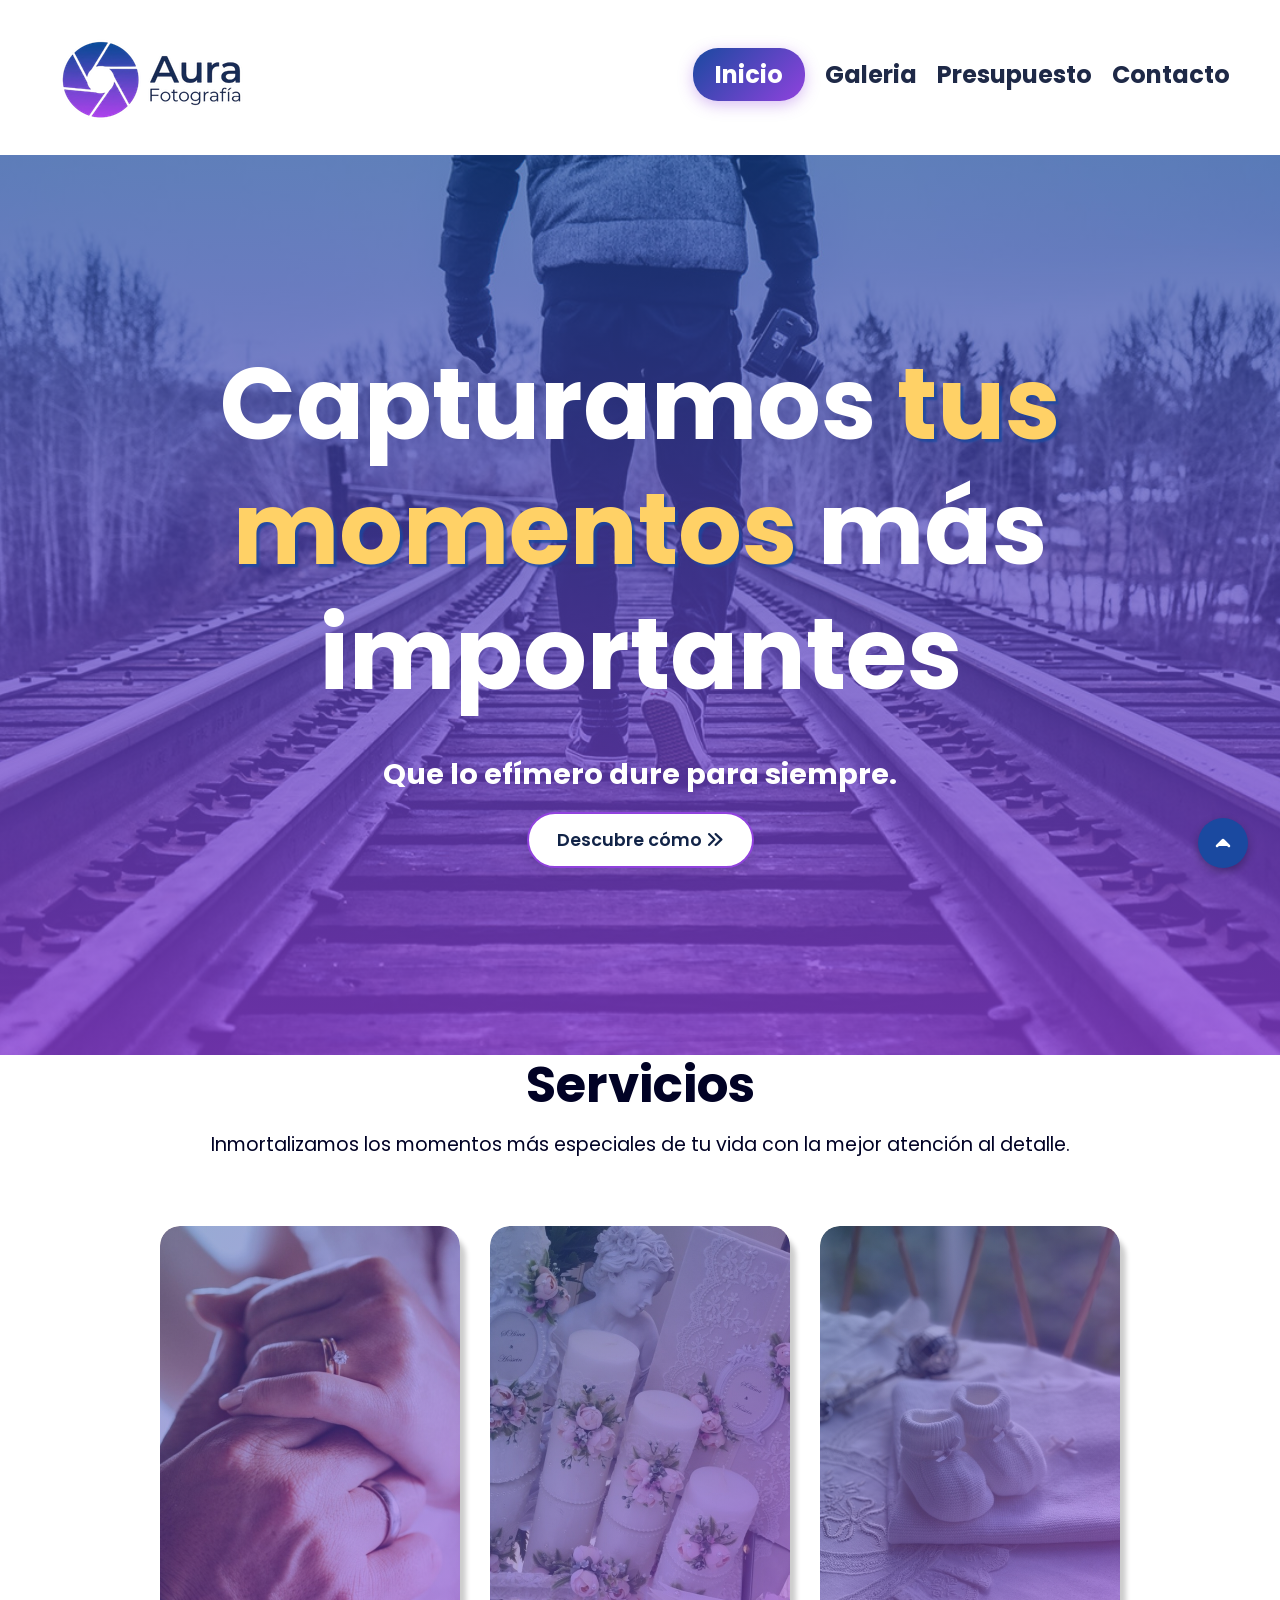
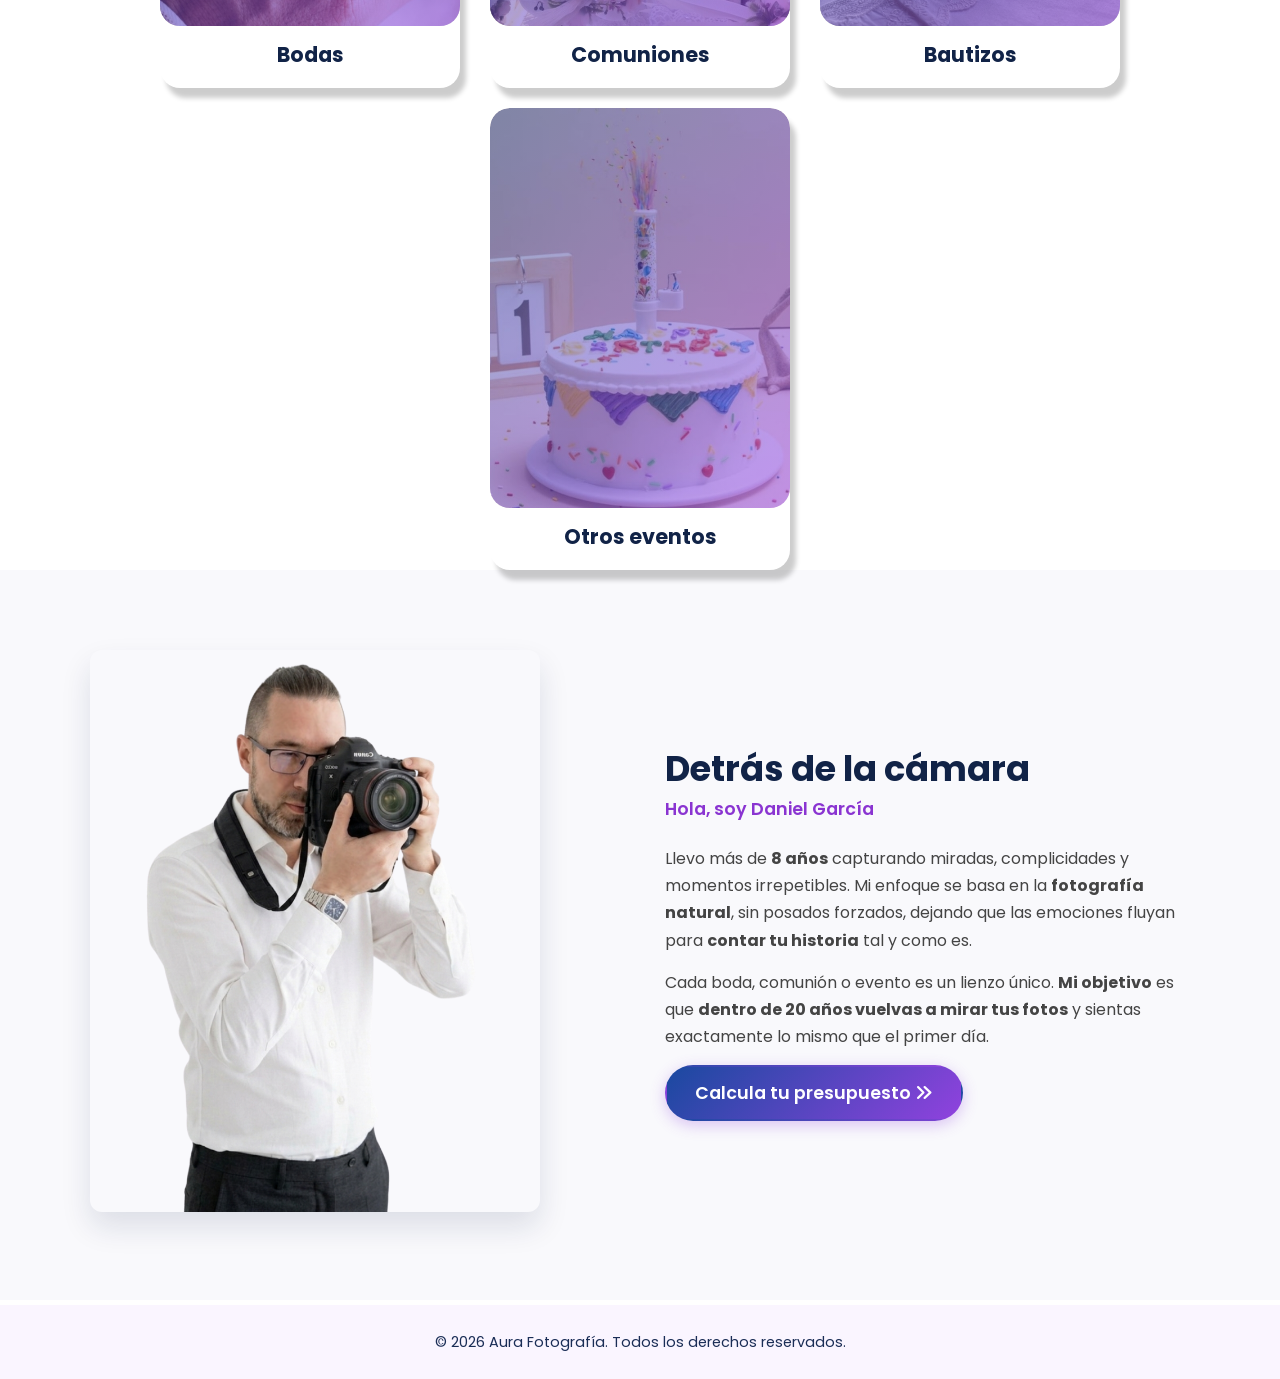
<file: index.html>
<!DOCTYPE html>
<html lang="es">
    <head>
        <meta charset="UTF-8">
        <meta name="viewport" content="width=device-width, initial-scale=1.0">
        <link rel="icon" type="image/png" href="assets/img/favicon.png">
        <title>Aura Fotografía</title>
        <meta name="author" content="Daniel García">
        <meta name="description" content="Empresa de fotografia, con 8 años en el sector, capturando los momentos mas personales de miles de personas ">
        <link rel="stylesheet" href="css/style.css?v=1.2">
        <link rel="preconnect" href="https://fonts.googleapis.com">
        <link rel="preconnect" href="https://fonts.gstatic.com" crossorigin>
        <!-- Tipografia para la web y uso de Font Awesome CDN para los iconos -->
        <link href="https://fonts.googleapis.com/css2?family=Poppins:wght@300;400;600;700&display=swap" rel="stylesheet">
        <link rel="stylesheet" href="https://cdnjs.cloudflare.com/ajax/libs/font-awesome/6.5.1/css/all.min.css">
    </head>
    <body>
        <div class="container">
            <!-- Cabecera de la web -->
            <header id="inicio">
                <img class="logo" src="assets/img/Logo_Aura_Fotografia_220.png" alt="logo de Aura Fotografía">
                <nav>
                    <ul>
                        <li><a href="#" class="activo">Inicio</a></li>
                        <li><a href="views/galeria.html">Galeria</a></li>
                        <li><a href="views/presupuesto.html">Presupuesto</a></li>
                        <li><a href="views/contacto.html">Contacto</a></li>
                    </ul>
                </nav>
            </header>

            <!-- Boton para subir arriba de la web-->
            <a href="#" class="boton-subir" aria-label="Volver arriba">
                <svg xmlns="http://www.w3.org/2000/svg" viewBox="0 0 24 24" fill="none" stroke="currentColor" stroke-width="2.5" stroke-linecap="round" stroke-linejoin="round" class="icono-flecha">
                    <polyline points="18 15 12 9 6 15"></polyline>
                </svg>
            </a>

            <!-- Contenido principal -->
            <main>
                <section class="hero">
                    <h1>Capturamos <span class="destacado">tus momentos</span> más importantes</h1>
                    <h2>Que lo efímero dure para siempre.</h2>
                    <!-- Botón a Contacto-->
                    <a href="views/contacto.html" class="btn-aura-invertido" aria-label="Descubre cómo contactar con nosotros">
                        Descubre cómo <i class="fa-solid fa-angles-right"></i>
                    </a>
                </section>

                <section class="servicios">
                    <h2>Servicios</h2>
                    <p>Inmortalizamos los momentos más especiales de tu vida con la mejor atención al detalle.</p>
                    
                    <div class="tarjetas">
                        <!-- Servicio: Bodas -->
                        <a href="views/galeria.html#bodas" class="tarjeta-link">
                            <article class="tarjeta">
                                <div class="tarjeta-img-wrapper">
                                    <img src="assets/img/bodas.jpg" alt="Fotografía de Bodas">
                                </div>
                                <h3 class="titlecard">Bodas</h3>
                            </article>
                        </a>

                        <!-- Servicio: Comuniones -->
                        <a href="views/galeria.html#comuniones" class="tarjeta-link">
                            <article class="tarjeta">
                                <div class="tarjeta-img-wrapper">
                                    <img src="assets/img/comunion.jpg" alt="Fotografía de Comuniones">
                                </div>
                                <h3 class="titlecard">Comuniones</h3>
                            </article>
                        </a>

                        <!-- Servicio: Bautizos -->
                        <a href="views/galeria.html#bautizos" class="tarjeta-link">
                            <article class="tarjeta">
                                <div class="tarjeta-img-wrapper">
                                    <img src="assets/img/bautizos.jpg" alt="Fotografía de Bautizos">
                                </div>
                                <h3 class="titlecard">Bautizos</h3>
                            </article>
                        </a>
                        
                        <!-- Servicio: Otros eventos -->
                        <a href="views/galeria.html#otros-eventos" class="tarjeta-link">
                            <article class="tarjeta">
                                <div class="tarjeta-img-wrapper">
                                    <img src="assets/img/cumpleaños.jpg" alt="Fotografía de Cumpleaños">
                                </div>
                                <h3 class="titlecard">Otros eventos</h3>
                            </article>
                        </a>
                    </div>
                </section>

                <section class="sobre-mi">
                    <div class="sobre-mi-container">
                        <!-- Foto del fotógrafo -->
                        <div class="sobre-mi-img">
                            <img src="assets/img/Fotografo.png" alt="Fotógrafo profesional de Aura Fotografía">
                        </div>

                        <!-- Texto + botón a Presupuesto -->
                        <div class="sobre-mi-contenido">
                            <h2>Detrás de la cámara</h2>
                            <p class="subtitulo">Hola, soy Daniel García</p>
                            <p>
                                Llevo más de <strong>8 años</strong> capturando miradas, complicidades y momentos irrepetibles. Mi enfoque se basa en la <strong>fotografía natural</strong>, sin posados forzados, dejando que las emociones fluyan para <strong>contar tu historia</strong> tal y como es.
                            </p>
                            <p>
                                Cada boda, comunión o evento es un lienzo único. <strong>Mi objetivo</strong> es que <strong>dentro de 20 años vuelvas a mirar tus fotos</strong> y sientas exactamente lo mismo que el primer día.
                            </p>
                            
                            <!-- Botón a Presupuesto -->
                            <a href="views/presupuesto.html" class="btn-aura">
                                Calcula tu presupuesto <i class="fa-solid fa-angles-right"></i>
                            </a>
                        </div>
                    </div>
                </section>
            </main>

            <!-- Pie de la web-->
            <div class="footer-copyright">
                <p>&copy; 2026 Aura Fotografía. Todos los derechos reservados.</p>
            </div>
        </div>
    </body>
</html>
</file>
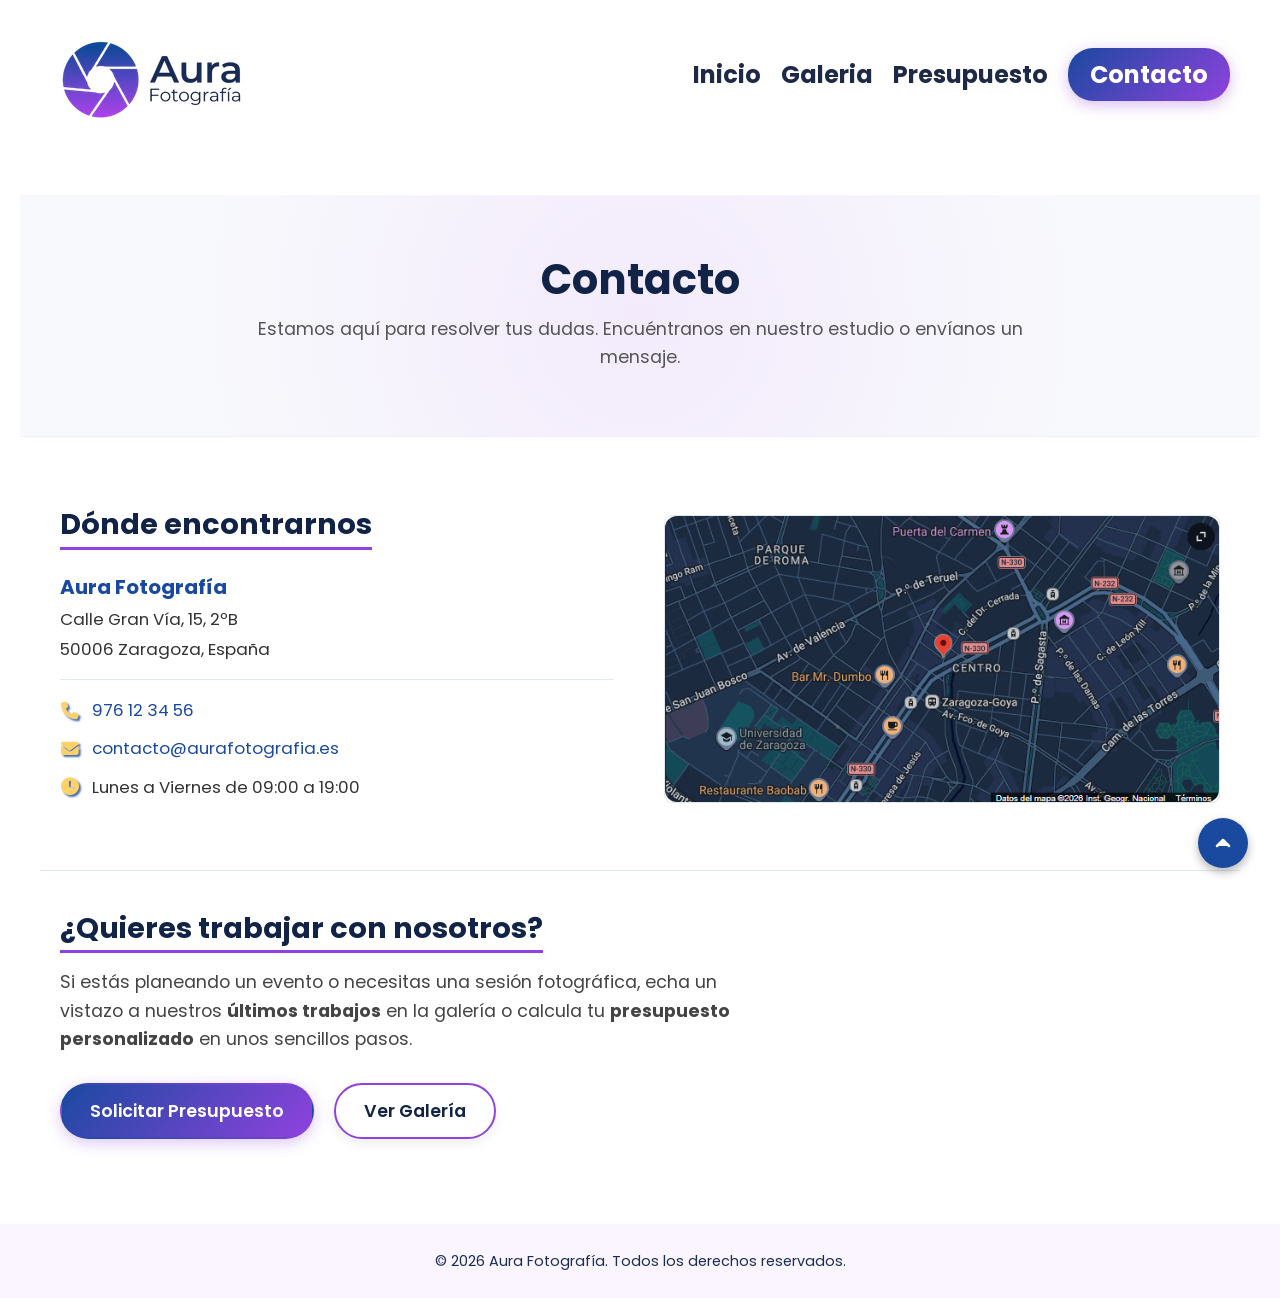
<file: views/contacto.html>
<!DOCTYPE html>
<html lang="es">
    <head>
        <meta charset="UTF-8">
        <meta name="viewport" content="width=device-width, initial-scale=1.0">
        <link rel="icon" type="image/png" href="../assets/img/favicon.png">
        <title>Aura Fotografía</title>
        <meta name="author" content="Daniel García">
        <meta name="description" content="Empresa de fotografia, con 8 años en el sector, capturando los momentos mas personales de miles de personas ">
        <link rel="stylesheet" href="../css/style.css?v=1.2">
        <link rel="preconnect" href="https://fonts.googleapis.com">
        <link rel="preconnect" href="https://fonts.gstatic.com" crossorigin>
        <!-- Tipografia para la web y uso de Font Awesome CDN para los iconos -->
        <link href="https://fonts.googleapis.com/css2?family=Poppins:wght@300;400;600;700&display=swap" rel="stylesheet">
        <link rel="stylesheet" href="https://cdnjs.cloudflare.com/ajax/libs/font-awesome/6.5.1/css/all.min.css">
    </head>
    <body>
        <div class="container">
            <!-- Cabecera de la web -->
            <header id="inicio">
                <img class="logo" src="../assets/img/Logo_Aura_Fotografia_220.png" alt="logo de Aura Fotografía">
                <nav>
                    <ul>
                        <li><a href="../index.html">Inicio</a></li>
                        <li><a href="galeria.html">Galeria</a></li>
                        <li><a href="presupuesto.html">Presupuesto</a></li>
                        <li><a href="#" class="activo">Contacto</a></li>
                    </ul>
                </nav>
            </header>

            <!-- Boton para subir arriba de la web-->
            <a href="#" class="boton-subir" aria-label="Volver arriba">
                <svg xmlns="http://www.w3.org/2000/svg" viewBox="0 0 24 24" fill="none" stroke="currentColor" stroke-width="2.5" stroke-linecap="round" stroke-linejoin="round" class="icono-flecha">
                    <polyline points="18 15 12 9 6 15"></polyline>
                </svg>
            </a>

            <!-- Contenido principal -->
            <main class="contacto-main">
                <!-- Hero secundarios -->
                <section class="hero-secundario">
                    <div class="hero-secundario-content">
                        <h1>Contacto</h1>
                        <p>Estamos aquí para resolver tus dudas. Encuéntranos en nuestro estudio o envíanos un mensaje.</p>
                    </div>
                </section>

                <!-- Datos de ubicación y mapa -->
                <section class="ubicacion-seccion" id="contacto">
                    <h2>Dónde encontrarnos</h2>
                    <div class="ubicacion-grid">
                        
                        <div class="ubicacion-datos">
                            <h3 class="empresa-nombre">Aura Fotografía</h3>
                            <p>Calle Gran Vía, 15, 2ºB</p>
                            <p>50006 Zaragoza, España</p>
                            
                            <hr class="separador-info">
                            
                            <p class="info-item">
                                <i class="fa-solid fa-phone icono-contacto"></i> 
                                <a href="tel:976123456">976 12 34 56</a>
                            </p>
                            <p class="info-item">
                                <i class="fa-solid fa-envelope icono-contacto"></i> 
                                <a href="mailto:contacto@aurafotografia.es">contacto@aurafotografia.es</a>
                            </p>
                            <p class="info-item">
                                <i class="fa-solid fa-clock icono-contacto"></i> 
                                Lunes a Viernes de 09:00 a 19:00
                            </p>
                        </div>

                        <div class="mapa-contenedor">
                            <a href="#lightbox-mapa">
                                <img src="../assets/img/mapaAuraFotografia.png" alt="Mapa de localización del estudio Aura Fotografía en Calle Gran Vía 15, Zaragoza" title="Localización de Aura Fotografía">
                            </a>
                        </div>

                    </div>
                </section>

                <!-- Botones de pedir presupuesto y a la galeria -->
                <section class="contacto-cta-seccion">
                    <h2>¿Quieres trabajar con nosotros?</h2>
                    <p>Si estás planeando un evento o necesitas una sesión fotográfica, echa un vistazo a nuestros <strong>últimos trabajos</strong> en la galería o calcula tu <strong>presupuesto personalizado</strong> en unos sencillos pasos.</p>
                    
                    <div class="cta-acciones">
                        <a href="presupuesto.html" class="btn-aura" title="Ir a la página para pedir presupuesto">Solicitar Presupuesto</a>
                        <a href="galeria.html" class="btn-aura-invertido" title="Ver la galería de trabajos">Ver Galería</a>
                    </div>
                </section>
            </main>

            <!-- Pie de la web-->
            <div class="footer-copyright">
                <p>&copy; 2026 Aura Fotografía. Todos los derechos reservados.</p>
            </div>

            <!-- Lightbox / Popup del Mapa -->
            <div id="lightbox-mapa" class="lightbox">
                <!-- Enlace transparente para cerrar al pulsar fuera o en la 'X' -->
                <a href="#contacto" class="lightbox-cerrar-bg" aria-label="Cerrar imagen"></a>
                
                <div class="lightbox-contenido">
                    <a href="#contacto" class="btn-cerrar" aria-label="Cerrar imagen">&times;</a>
                    <img src="../assets/img/mapaAuraFotografia.png" 
                        alt="Mapa de localización del estudio Aura Fotografía en Calle Gran Vía 15, Zaragoza">
                </div>
            </div>
        </div>
    </body>
</html>
</file>
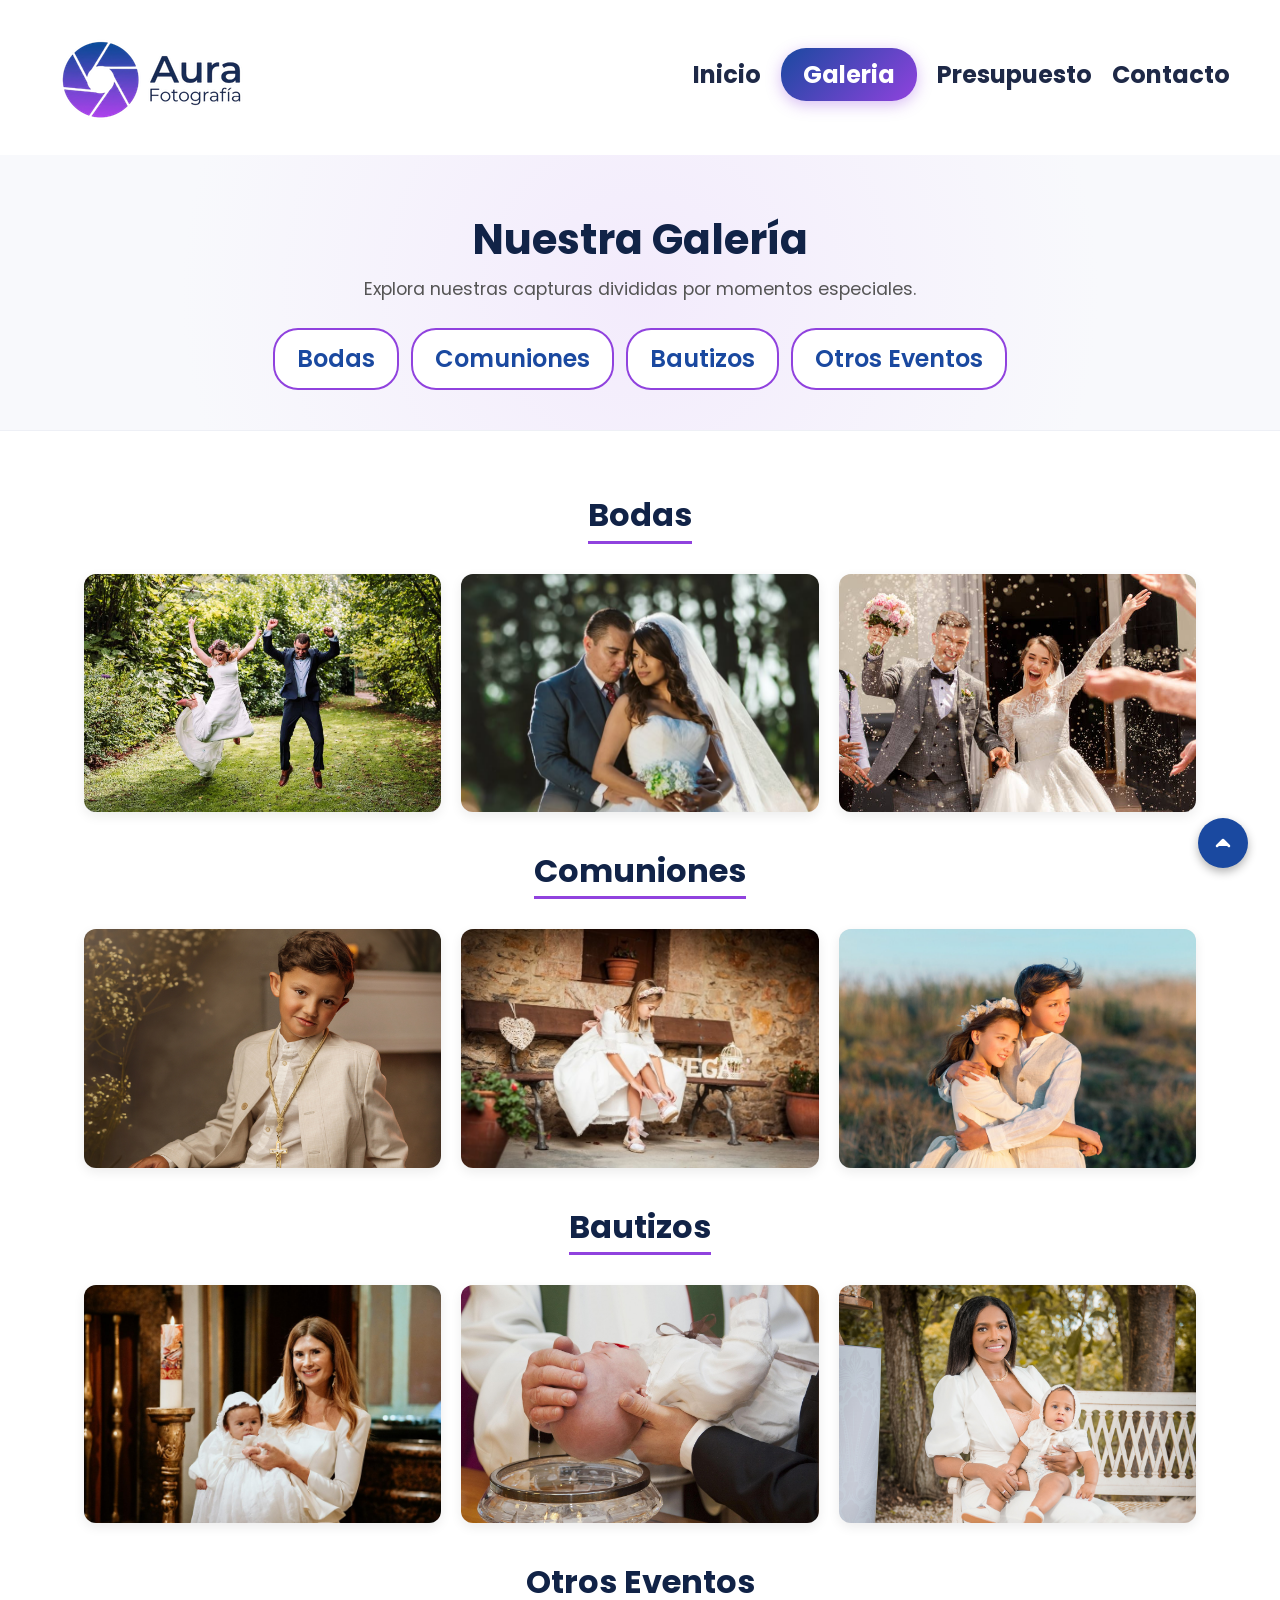
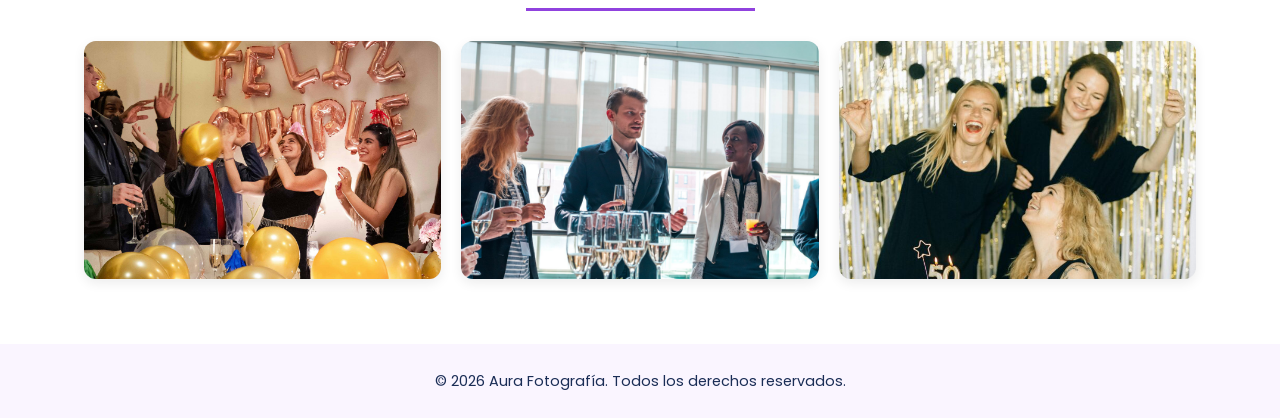
<file: views/galeria.html>
<!DOCTYPE html>
<html lang="es">
    <head>
        <meta charset="UTF-8">
        <meta name="viewport" content="width=device-width, initial-scale=1.0">
        <link rel="icon" type="image/png" href="../assets/img/favicon.png">
        <title>Aura Fotografía</title>
        <meta name="author" content="Daniel García">
        <meta name="description" content="Empresa de fotografia, con 8 años en el sector, capturando los momentos mas personales de miles de personas ">
        <link rel="stylesheet" href="../css/style.css?v=1.2">
        <link rel="preconnect" href="https://fonts.googleapis.com">
        <link rel="preconnect" href="https://fonts.gstatic.com" crossorigin>
        <!-- Tipografia para la web y uso de Font Awesome CDN para los iconos -->
        <link href="https://fonts.googleapis.com/css2?family=Poppins:wght@300;400;600;700&display=swap" rel="stylesheet">
        <link rel="stylesheet" href="https://cdnjs.cloudflare.com/ajax/libs/font-awesome/6.5.1/css/all.min.css">
    </head>
    <body>
        <div class="container">
            <!-- Cabecera de la web -->
            <header id="inicio">
                <img class="logo" src="../assets/img/Logo_Aura_Fotografia_220.png" alt="logo de Aura Fotografía">
                <nav>
                    <ul>
                        <li><a href="../index.html">Inicio</a></li>
                        <li><a href="#" class="activo">Galeria</a></li>
                        <li><a href="presupuesto.html">Presupuesto</a></li>
                        <li><a href="contacto.html">Contacto</a></li>
                    </ul>
                </nav>
            </header>

            <!-- Boton para subir arriba de la web-->
            <a href="#" class="boton-subir" aria-label="Volver arriba">
                <svg xmlns="http://www.w3.org/2000/svg" viewBox="0 0 24 24" fill="none" stroke="currentColor" stroke-width="2.5" stroke-linecap="round" stroke-linejoin="round" class="icono-flecha">
                    <polyline points="18 15 12 9 6 15"></polyline>
                </svg>
            </a>

            <!-- Hero secundario -->
            <section class="hero-secundario">
                <div class="hero-secundario-content">
                    <h1>Nuestra Galería</h1>
                    <p>Explora nuestras capturas divididas por momentos especiales.</p>
                    
                    <!-- Filtros / Accesos directos centrados -->
                    <nav class="galeria-nav">
                        <a href="#bodas" class="btn-filtro">Bodas</a>
                        <a href="#comuniones" class="btn-filtro">Comuniones</a>
                        <a href="#bautizos" class="btn-filtro">Bautizos</a>
                        <a href="#otros-eventos" class="btn-filtro">Otros Eventos</a>
                    </nav>
                </div>
            </section>

            <!-- Contenido principal -->
            <main class="galeria-container">

                <!-- Sección BODAS -->
                <section id="bodas" class="galeria-seccion">
                    <h2>Bodas</h2>
                    <div class="grid-fotos">
                        <div class="foto-item">
                            <!-- Enlace al modal -->
                            <a href="#lightbox-boda1">
                                <img src="../assets/img/galeria/boda_mariajorge.jpeg" alt="Boda de Maria y Jorge">
                            </a>
                        </div>
                        <div class="foto-item">
                            <!-- Enlace al modal -->
                            <a href="#lightbox-boda2">
                                <img src="../assets/img/galeria/boda_luismarta.jpg" alt="Boda de Luis y Marta" class="fotovertical">
                            </a>
                        </div>
                        <div class="foto-item">
                            <!-- Enlace al modal -->
                            <a href="#lightbox-boda3">
                                <img src="../assets/img/galeria/boda_damiansoraya.jpg" alt="Boda de Damian y Soraya">
                            </a>
                        </div>
                    </div>
                </section>

                <!-- Sección COMUNIONES -->
                <section id="comuniones" class="galeria-seccion">
                    <h2>Comuniones</h2>
                    <div class="grid-fotos">
                        <div class="foto-item">
                            <!-- Enlace al modal -->
                            <a href="#lightbox-comunion1">
                                <img src="../assets/img/galeria/comunion_fabian.jpg" alt="Comunión de Fabian" class="fotovertical">
                            </a>
                        </div>
                        <div class="foto-item">
                            <!-- Enlace al modal -->
                            <a href="#lightbox-comunion2">
                                <img src="../assets/img/galeria/comunion_vega.jpg" alt="Comunión de Vega">
                            </a>
                        </div>
                        <div class="foto-item">
                            <!-- Enlace al modal -->
                            <a href="#lightbox-comunion3">
                                <img src="../assets/img/galeria/comunion_lauracarlos.jpg" alt="Comunión de Laura y Carlos">
                            </a>
                        </div>
                    </div>
                </section>

                <!-- Sección BAUTIZOS -->
                <section id="bautizos" class="galeria-seccion">
                    <h2>Bautizos</h2>
                    <div class="grid-fotos">
                        <div class="foto-item">
                            <!-- Enlace al modal -->
                            <a href="#lightbox-bautizo1">
                                <img src="../assets/img/galeria/bautizo_ana.jpg" alt="Bautizo de Ana">
                            </a>
                        </div>
                        <div class="foto-item">
                            <!-- Enlace al modal -->
                            <a href="#lightbox-bautizo2">
                                <img src="../assets/img/galeria/bautizo_elena.jpg" alt="Bautizo de Elena">
                            </a>
                        </div>
                        <div class="foto-item">
                            <!-- Enlace al modal -->
                            <a href="#lightbox-bautizo3">
                                <img src="../assets/img/galeria/bautizo_brian.jpg" alt="Bautizo de Brian" class="fotovertical">
                            </a>
                        </div>
                    </div>
                </section>

                <!-- Sección OTROS EVENTOS -->
                <section id="otros-eventos" class="galeria-seccion">
                    <h2>Otros Eventos</h2>
                    <div class="grid-fotos">
                        <div class="foto-item">
                            <!-- Enlace al modal -->
                            <a href="#lightbox-evento1">
                                <img src="../assets/img/galeria/cumpleaños_maria.jpg" alt="Cumpleaños de Maria">
                            </a>
                        </div>
                        <div class="foto-item">
                            <!-- Enlace al modal -->
                            <a href="#lightbox-evento2">
                                <img src="../assets/img/galeria/evento-corporativo.jpg" alt="Evento de empresa">
                            </a>
                        </div>
                        <div class="foto-item">
                            <!-- Enlace al modal -->
                            <a href="#lightbox-evento3">
                                <img src="../assets/img/galeria/50años.jpg" alt="Celebración 50 años"  class="fotovertical">
                            </a>
                        </div>
                    </div>
                </section>

            </main>
            <!-- Pie de la web-->
            <div class="footer-copyright">
                <p>&copy; 2026 Aura Fotografía. Todos los derechos reservados.</p>
            </div>
        </div>

        <!-- Lightbox / Popup de las imagenes-->
        <div id="lightbox-boda1" class="lightbox">
            <!-- Enlace transparente para cerrar al pulsar fuera o en la 'X' -->
            <a href="#bodas" class="lightbox-cerrar-bg" aria-label="Cerrar imagen"></a>
            
            <div class="lightbox-contenido">
                <a href="#bodas" class="btn-cerrar" aria-label="Cerrar imagen">&times;</a>
                <img src="../assets/img/galeria/boda_mariajorge.jpeg" alt="Boda de Maria y Jorge">
            </div>
        </div>

        <div id="lightbox-boda2" class="lightbox">
            <!-- Enlace transparente para cerrar al pulsar fuera o en la 'X' -->
            <a href="#bodas" class="lightbox-cerrar-bg" aria-label="Cerrar imagen"></a>
            
            <div class="lightbox-contenido">
                <a href="#bodas" class="btn-cerrar" aria-label="Cerrar imagen">&times;</a>
                <img src="../assets/img/galeria/boda_luismarta.jpg" alt="Boda de Luis y Marta">
            </div>
        </div>

        <div id="lightbox-boda3" class="lightbox">
            <!-- Enlace transparente para cerrar al pulsar fuera o en la 'X' -->
            <a href="#bodas" class="lightbox-cerrar-bg" aria-label="Cerrar imagen"></a>
            
            <div class="lightbox-contenido">
                <a href="#bodas" class="btn-cerrar" aria-label="Cerrar imagen">&times;</a>
                <img src="../assets/img/galeria/boda_damiansoraya.jpg" alt="Boda de Damian y Soraya">
            </div>
        </div>

        <div id="lightbox-comunion1" class="lightbox">
            <!-- Enlace transparente para cerrar al pulsar fuera o en la 'X' -->
            <a href="#comuniones" class="lightbox-cerrar-bg" aria-label="Cerrar imagen"></a>
            
            <div class="lightbox-contenido">
                <a href="#comuniones" class="btn-cerrar" aria-label="Cerrar imagen">&times;</a>
                <img src="../assets/img/galeria/comunion_fabian.jpg" alt="Comunión de Fabian">
            </div>
        </div>

        <div id="lightbox-comunion2" class="lightbox">
            <!-- Enlace transparente para cerrar al pulsar fuera o en la 'X' -->
            <a href="#comuniones" class="lightbox-cerrar-bg" aria-label="Cerrar imagen"></a>
            
            <div class="lightbox-contenido">
                <a href="#comuniones" class="btn-cerrar" aria-label="Cerrar imagen">&times;</a>
                <img src="../assets/img/galeria/comunion_vega.jpg" alt="Comunión de Vega">
            </div>
        </div>

        <div id="lightbox-comunion3" class="lightbox">
            <!-- Enlace transparente para cerrar al pulsar fuera o en la 'X' -->
            <a href="#comuniones" class="lightbox-cerrar-bg" aria-label="Cerrar imagen"></a>
            
            <div class="lightbox-contenido">
                <a href="#comuniones" class="btn-cerrar" aria-label="Cerrar imagen">&times;</a>
                <img src="../assets/img/galeria/comunion_lauracarlos.jpg" alt="Comunión de Laura y Carlos">
            </div>
        </div>

        <div id="lightbox-bautizo1" class="lightbox">
            <!-- Enlace transparente para cerrar al pulsar fuera o en la 'X' -->
            <a href="#bautizos" class="lightbox-cerrar-bg" aria-label="Cerrar imagen"></a>
            
            <div class="lightbox-contenido">
                <a href="#bautizos" class="btn-cerrar" aria-label="Cerrar imagen">&times;</a>
                <img src="../assets/img/galeria/bautizo_ana.jpg" alt="Bautizo de Ana">
            </div>
        </div>

        <div id="lightbox-bautizo2" class="lightbox">
            <!-- Enlace transparente para cerrar al pulsar fuera o en la 'X' -->
            <a href="#bautizos" class="lightbox-cerrar-bg" aria-label="Cerrar imagen"></a>
            
            <div class="lightbox-contenido">
                <a href="#bautizos" class="btn-cerrar" aria-label="Cerrar imagen">&times;</a>
                <img src="../assets/img/galeria/bautizo_elena.jpg" alt="Bautizo de Elena">
            </div>
        </div>

        <div id="lightbox-bautizo3" class="lightbox">
            <!-- Enlace transparente para cerrar al pulsar fuera o en la 'X' -->
            <a href="#bautizos" class="lightbox-cerrar-bg" aria-label="Cerrar imagen"></a>
            
            <div class="lightbox-contenido">
                <a href="#bautizos" class="btn-cerrar" aria-label="Cerrar imagen">&times;</a>
                <img src="../assets/img/galeria/bautizo_brian.jpg" alt="Bautizo de Brian">
            </div>
        </div>

        <div id="lightbox-evento1" class="lightbox">
            <!-- Enlace transparente para cerrar al pulsar fuera o en la 'X' -->
            <a href="#otros-eventos" class="lightbox-cerrar-bg" aria-label="Cerrar imagen"></a>
            
            <div class="lightbox-contenido">
                <a href="#otros-eventos" class="btn-cerrar" aria-label="Cerrar imagen">&times;</a>
                <img src="../assets/img/galeria/cumpleaños_maria.jpg" alt="Cumpleaños de Maria">
            </div>
        </div>

        <div id="lightbox-evento2" class="lightbox">
            <!-- Enlace transparente para cerrar al pulsar fuera o en la 'X' -->
            <a href="#otros-eventos" class="lightbox-cerrar-bg" aria-label="Cerrar imagen"></a>
            
            <div class="lightbox-contenido">
                <a href="#otros-eventos" class="btn-cerrar" aria-label="Cerrar imagen">&times;</a>
                <img src="../assets/img/galeria/evento-corporativo.jpg" alt="Evento de empresa">
            </div>
        </div>

        <div id="lightbox-evento3" class="lightbox">
            <!-- Enlace transparente para cerrar al pulsar fuera o en la 'X' -->
            <a href="#otros-eventos" class="lightbox-cerrar-bg" aria-label="Cerrar imagen"></a>
            
            <div class="lightbox-contenido">
                <a href="#otros-eventos" class="btn-cerrar" aria-label="Cerrar imagen">&times;</a>
                <img src="../assets/img/galeria/50años.jpg" alt="Celebración 50 años">
            </div>
        </div>
    </body>
</html>
</file>
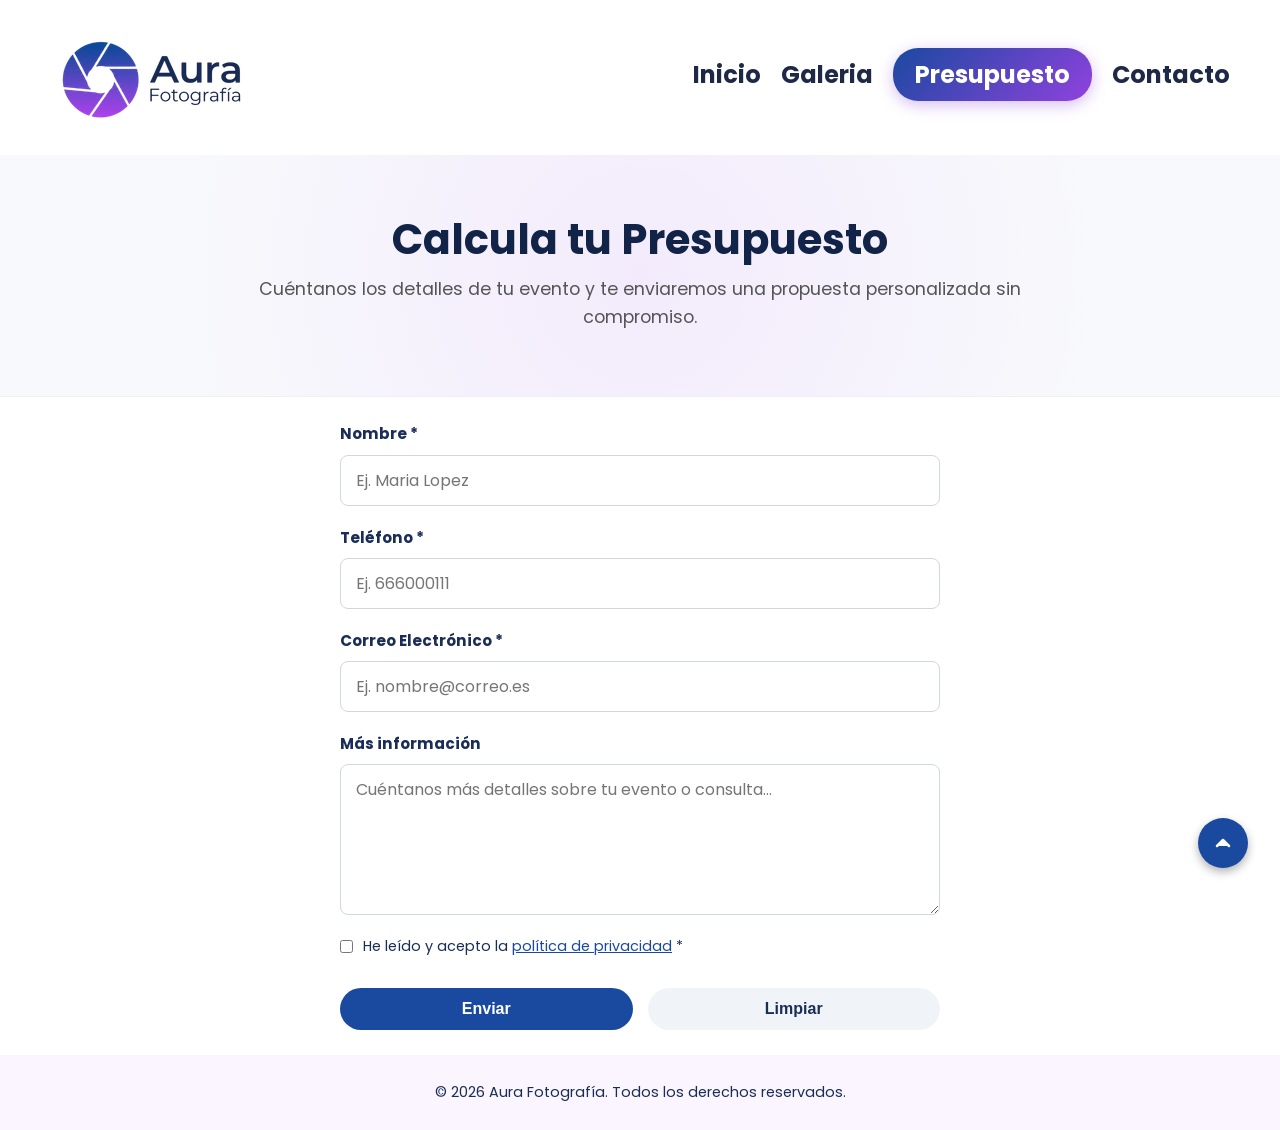
<file: views/presupuesto.html>
<!DOCTYPE html>
<html lang="es">
    <head>
        <meta charset="UTF-8">
        <meta name="viewport" content="width=device-width, initial-scale=1.0">
        <link rel="icon" type="image/png" href="../assets/img/favicon.png">
        <title>Aura Fotografía</title>
        <meta name="author" content="Daniel García">
        <meta name="description" content="Empresa de fotografia, con 8 años en el sector, capturando los momentos mas personales de miles de personas ">
        <link rel="stylesheet" href="../css/style.css?v=1.2">
        <link rel="preconnect" href="https://fonts.googleapis.com">
        <link rel="preconnect" href="https://fonts.gstatic.com" crossorigin>
        <!-- Tipografia para la web y uso de Font Awesome CDN para los iconos -->
        <link href="https://fonts.googleapis.com/css2?family=Poppins:wght@300;400;600;700&display=swap" rel="stylesheet">
        <link rel="stylesheet" href="https://cdnjs.cloudflare.com/ajax/libs/font-awesome/6.5.1/css/all.min.css">
    </head>
    <body>
        <div class="container">
            <!-- Cabecera de la web -->
            <header id="inicio">
                <img class="logo" src="../assets/img/Logo_Aura_Fotografia_220.png" alt="logo de Aura Fotografía">
                <nav>
                    <ul>
                        <li><a href="../index.html">Inicio</a></li>
                        <li><a href="galeria.html">Galeria</a></li>
                        <li><a href="#" class="activo">Presupuesto</a></li>
                        <li><a href="contacto.html">Contacto</a></li>
                    </ul>
                </nav>
            </header>

            <!-- Boton para subir arriba de la web-->
            <a href="#" class="boton-subir" aria-label="Volver arriba">
                <svg xmlns="http://www.w3.org/2000/svg" viewBox="0 0 24 24" fill="none" stroke="currentColor" stroke-width="2.5" stroke-linecap="round" stroke-linejoin="round" class="icono-flecha">
                    <polyline points="18 15 12 9 6 15"></polyline>
                </svg>
            </a>

            <!-- Hero secundario -->
            <section class="hero-secundario">
                <div class="hero-secundario-content">
                    <h1>Calcula tu Presupuesto</h1>
                    <p>Cuéntanos los detalles de tu evento y te enviaremos una propuesta personalizada sin compromiso.</p>
                </div>
            </section>

            <main>
                <div class="presupuesto">
                    <form action="#" method="POST" class="formulario-presupuesto">

                        <div class="campo">
                            <label for="nombre">Nombre *</label>
                            <input type="text" id="nombre" name="nombre" required pattern="[A-Za-zÁeíóúÁÉÍÓÚñÑ\s]{3,20}" title="El nombre debe tener entre 3 y 20 letras (sin números ni símbolos)." placeholder="Ej. Maria Lopez">
                        </div>

                        <div class="campo">
                            <label for="telefono">Teléfono *</label>
                            <input type="tel" id="telefono" name="telefono" required pattern="[0-9]{9}" title="Introduce un número de teléfono válido de 9 dígitos." placeholder="Ej. 666000111">
                        </div>

                        <div class="campo">
                            <label for="email">Correo Electrónico *</label>
                            <input type="email" id="email" name="email" required pattern="[a-zA-Z0-9._%+-]+@[a-zA-Z0-9.-]+\.[a-zA-Z]{2,}" placeholder="Ej. nombre@correo.es" title="Introduce una direcciónde email válida">
                        </div>

                        <div class="campo">
                            <label for="mensaje">Más información</label>
                            <textarea id="mensaje" name="mensaje" rows="5" placeholder="Cuéntanos más detalles sobre tu evento o consulta..."></textarea>
                        </div>

                        <!-- Campo: Política de privacidad (Checkbox) -->
                        <div class="campo-checkbox">
                            <input type="checkbox" id="privacidad" name="privacidad" required title="Debes aceptar la política de privacidad para enviar el formulario">
                            <label for="privacidad">
                                He leído y acepto la <a href="privacidad.html" target="_blank">política de privacidad</a> *
                            </label>
                        </div>

                        <div class="acciones-formulario">
                            <button type="submit" class="btn-enviar">Enviar</button>
                            <button type="reset" class="btn-limpiar">Limpiar</button>
                        </div>
                    </form>
                </div>
            </main>
            
            <!-- Pie de la web-->
            <div class="footer-copyright">
                <p>&copy; 2026 Aura Fotografía. Todos los derechos reservados.</p>
            </div>
        </div>
    </body>
</html>
</file>
<file: css/style.css>
/* =========
   RESETEO Y CSS BASE
   ========= */
*, *::before, *::after {
    box-sizing: border-box;
    margin: 0;
    padding: 0;
}

html {
    scroll-behavior: smooth; /* Scroll suave y prevención de desbordamiento horizontal */
    width: 100%;
    max-width: 100%;
    overflow-x: hidden; /* Para que no haya scroll horizontal */
}

body {
    width: 100%;
    max-width: 100%;
    overflow-x: hidden; /* Para que no haya scroll horizontal */
}

/* =============================================
   ESTILO DEL CONTENEDOR PRINCIPAL Y TITULOS 
   ============================================= */

.container {
    /* Sistema grid, para crear el layaur de la web */
    display: grid;
    /* Definimos las filas: 
       header (automático), main (ocupar el espacio restante), footer (automático) */
    grid-template-rows: auto 1fr auto; 
    gap: 5px;
    min-height: 100vh; /* Hace que el diseño ocupe como minimo 100vh de alto de la pantalla */

    /* Centrado y ancho máximo */
    max-width: 100%;
    margin: 0 auto;

    /* Estilos de fuente de texto, para generalizar todo el texto de la web */
    font-family: 'Poppins', sans-serif;
    font-weight: 400;
    color: #1E2947;
    line-height: 1.6;
}

h1, h2, h3, h4, h5, h6{
    /* Tipografia de los titulos de toda la web */
    font-family: 'Poppins', sans-serif;
    font-weight: 700;
    line-height: 1.2;
}

/* ====================
   HEADER DE LA WEB
   ==================== */

header{
    background-color: #ffffff;
    color: #1E2947;
    padding: 20px 50px;

    display: flex;
    /* Empuja el logo a la izquierda y el nav a la derecha */
    justify-content: space-between; 
    /* Alinea verticalmente el logo y el menú para que queden centrados entre sí */
    align-items: center;

    /* Dejamos fija la cabecera arriba y que se desplace con la página */
    position: sticky; 
    top: 0;

    z-index: 1000; /* Para que el menú siempre quede encima del resto de elementos. */
}

.logo{
    width: auto;
    height:100%;
}

/* Convertimos la lista del menú en Flex para poner los enlaces en línea */
nav ul {
    display: flex;
    list-style: none;
    margin: 0;
    padding: 0;
    gap: 20px; /* Separación entre los items del menú */
}

nav a {
    text-decoration: none;
    font-size: 1.5rem;

    color: #1E2947;
    font-weight: bold;
}

/* Css del menú cuando esta activo */
nav a.activo {
    background: linear-gradient(135deg, #1a49a0 0%, #9042de 100%);
    color: #ffffff;
    padding: 10px 22px;
    border-radius: 25px;
    border-color: transparent;
    transform: translateY(-2px);
    box-shadow: 0 4px 15px rgba(144, 66, 222, 0.35);
}

/* Mantener texto blanco y degradado cuando se pasa el ratón sobre el enlace ACTIVO */
nav a.activo:hover {
    color: #ffffff;
    background: linear-gradient(135deg, #1a49a0 0%, #9042de 100%);
    opacity: 0.95;
    transform: translateY(-3px); /* Un leve brinco para dar feedback visual */
}

/* Hover para los enlaces que no estan activos */
nav a:hover {
    padding: 10px 22px;
    background-color: #ffffff;
    color: #1a49a0;
    border: 2px solid #9042de;
    border-radius: 25px;
    font-weight: 600;
}

/* ================
   SECCION HERO
   ================ */

.hero{
    display:flex;
    /* Cambiamos la dirección a columna, para que se vean las cosas una debajo de la otra*/
    flex-direction: column;
    
    /* centramos el contenido vertical y horizontalmente*/
    justify-content: center;
    align-items: center;

    /* Altura minima*/
    min-height:100vh;

    gap:20px;

    /* Para que no se pegue a los border*/
    padding: 0 50px;

    /* Imagen mas degradado de fondo */
    background-image: linear-gradient(
        rgba(26, 73, 160, 0.65),  /* Azul (#1a49a0) */
        rgba(144, 66, 222, 0.75)  /* Violeta (#9042de) */
    ),
    url('../assets/img/hero-bg.jpg');

    /* Estilos para que la imagen no se repita y ocupe todo el espacio */
    background-size: cover;
    background-repeat: no-repeat;
    background-position: center;
}    

.hero h1{
    font-size: 100px;
    color:#fff;
    text-align:center;

    max-width: 1500px; /* Amplía el ancho para que no fuerce un salto a la 3ª línea */
    margin: 0 auto 20px auto;
    line-height: 1.25;
}

.hero h1 .destacado{
    color: #FFD166; /* Amarillo destacado */
    text-shadow: 3px 3px 2px rgba(26, 73, 160, 0.8);
}

.hero h2{
    color:#fff;
    font-size: 1.8rem;
}

/* =======================
   SECCIÓN SERVICIOS
   ======================= */

.servicios{
    display:flex;
    /* Cambiamos la dirección a columna, para que se vean las cosas una debajo de la otra */
    flex-direction: column;
    
    /* Centramos el contenido vertical y horizontalmente */
    justify-content: center;
    align-items: center;

    /* Altura minima */
    min-height:100vh;

    gap:15px;

    /* Le ponemos padding, para que no se pegue a los border */
    padding: 0 40px;
}

.servicios h2{
    font-size: 50px;
    color:#010225;
}

.servicios p{
    color:#010225;
    font-size: 1.2rem;
}

.tarjetas{
    display:flex;
    /* Cambiamos la dirección a columna, para que se vean las cosas una debajo de la otra */
    flex-direction: row;
    
    /* Centramos el contenido verticalmente */
    justify-content: center;
    gap:20px 30px;

    /* Para que en pantallas más pequeñas se adapten hacia abajo */
    flex-wrap: wrap; 

    /* Altura minima */
    min-height:50vh;

    /* Espacio con el texto de arriba */
    margin-top:50px;
}

/* Reseteo para el enlace que envuelve la tarjeta */
.tarjeta-link {
    text-decoration: none; /* Elimina el subrayado de enlace */
    color: inherit;        /* Mantiene el color original de los textos */
    display: block;        /* Permite que el enlace ocupe todo el espacio de la tarjeta */
}

/* Ajustes a tu hover existente para activar el zoom al pasar por encima del enlace */
.tarjeta-link:hover .tarjeta {
    transform: translateY(-5px); /* Eleva la tarjeta */
}

.tarjeta-link:hover .tarjeta-img-wrapper img {
    transform: scale(1.08);      /* Aplica el zoom a la imagen */
}

.tarjeta-link:hover .tarjeta-img-wrapper::after {
    opacity: 0.75;               /* Ajusta la capa de color si lo deseas */
}

/* Cada tarjeta individual */
.tarjetas article,
.tarjetas div {
    display: flex;
    flex-direction: column;
    justify-content: flex-start; /* Alinea el contenido arriba para que las fotos queden alineadas */
    align-items: center;
    gap: 12px;
    background-color: #fff;
    border-radius: 20px;
    width: 300px; /* Ancho fijo para que todas las tarjetas sean homogéneas */
    transition: transform 0.3s ease;
    overflow: hidden; /* Recorta la foto para que respete las esquinas redondeadas de la tarjeta */
}

.tarjetas article{
    box-shadow: 6px 10px 5px rgba(0, 0, 0, 0.2); /* Sombra para despegar del fondo */
    padding: 0 0 20px 0;
}

.tarjetas article:hover,
.tarjetas div:hover {
    transform: translateY(-5px); /* Efecto elevación suave */
}

.tarjeta-img-wrapper {
    position: relative;
    width: 100%;
    height: 400px; /* Altura fija para que no se vean gigantes */
    border-radius: 12px;
    overflow: hidden;
}

.tarjeta-img-wrapper img {
    width: 100%;
    height: 100%;
    object-fit: cover;
    display: block;
    transition: transform 0.4s ease;
}

/* Capa de degradado con los colores corporativos sobre la imagen */
.tarjeta-img-wrapper::after {
    content: '';
    position: absolute;
    top: 0;
    left: 0;
    width: 100%;
    height: 100%;
    background: linear-gradient(
        135deg,
        rgba(26, 73, 160, 0.45),  /* Azul Cobalto #1a49a0 */
        rgba(144, 66, 222, 0.55)  /* Púrpura Vibrante #9042de */
    );
    transition: opacity 0.3s ease;
    pointer-events: none;
}

.tarjetas article:hover .tarjeta-img-wrapper img,
.tarjetas div:hover .tarjeta-img-wrapper img {
    transform: scale(1.08); /* Zoom a la imagen en hover */
}

.tarjetas article .titlecard,
.tarjetas div .titlecard {
    font-size: 1.3rem;
    font-weight: bold;
    color: #112347;
    margin-top: 5px;
}

/* =======================
   SECCIóN SOBRE MI
   ======================= */
.sobre-mi {
  padding: 80px 20px;
  background-color: #f9f9fc; /* Fondo de azul clarito */
}

.sobre-mi-container {
  max-width: 1100px;
  margin: 0 auto;
  display: flex;
  align-items: center;
  gap: 50px;
}

.sobre-mi-img {
  flex: 1;
}

.sobre-mi-img img {
  width: 100%;
  max-width: 450px;
  aspect-ratio: 4 / 5;
  object-fit: cover;
  border-radius: 12px;
  box-shadow: 0 15px 30px rgba(17, 35, 71, 0.12);
}

.sobre-mi-contenido {
  flex: 1;
  text-align: left;
}

.sobre-mi-contenido h2 {
  color: #112347;
  font-size: 2.2rem;
  margin-bottom: 5px;
}

.sobre-mi-contenido .subtitulo {
  color: #8A34D1;
  font-weight: 600;
  font-size: 1.1rem;
  margin-bottom: 20px;
}

.sobre-mi-contenido p {
  color: #444;
  line-height: 1.7;
  margin-bottom: 15px;
}

/* Responsive para móvil */
@media (max-width: 768px) {
  .sobre-mi-container {
    flex-direction: column;
    text-align: center;
  }
  
  .sobre-mi-contenido {
    text-align: center;
  }
}

/* =========================================
   ESTILO UNIFICADO PARA BOTONES DE ACCIÓN
   ========================================= */

/* Estilos base comunes */
.btn-aura,
.btn-aura-invertido {
    display: inline-block;
    text-decoration: none;
    font-family: inherit;
    padding: 12px 28px;
    border-radius: 50px;
    font-weight: 600;
    font-size: 1.1rem;
    transition: all 0.3s ease;
    border: 2px solid transparent; /* Espacio para el borde */
    cursor: pointer;
}

/* ---------------------------------------------------------
   Comienza con Degradado ➔ Hover Blanco con Borde Violeta
   (Para botones con fondo claro)
   --------------------------------------------------------- */
.btn-aura {
    background: linear-gradient(135deg, #1a49a0 0%, #9042de 100%);
    color: #ffffff !important;
    box-shadow: 0 4px 15px rgba(144, 66, 222, 0.3);
}

.btn-aura:hover {
    background: #ffffff;
    color: #1a49a0 !important;
    border: 2px solid #9042de;
    transform: translateY(-3px);
    box-shadow: 0 8px 20px rgba(144, 66, 222, 0.25);
}


/* ---------------------------------------------------------
   Comienza con fondo Blanco/Borde Violeta ➔ Hover Degradado
   (Para secciones con imagenes y fondos oscuros)
   --------------------------------------------------------- */
.btn-aura-invertido {
    background-color: #ffffff;
    color: #112347 !important;
    border: 2px solid #9042de;
    box-shadow: 0 4px 12px rgba(0, 0, 0, 0.08);
}

.btn-aura-invertido:hover {
    background: linear-gradient(135deg, #1a49a0 0%, #9042de 100%);
    color: #ffffff !important;
    border-color: transparent;
    transform: translateY(-3px);
    box-shadow: 0 8px 20px rgba(144, 66, 222, 0.4);
}

/* =========================================
   FOOTER DE LAS PÁGINAS WEB
   ========================================= */
.footer-copyright {
    display: flex;
    /*Centrado horizontal y vertical*/
    justify-content: center;
    align-items: center;
    
    margin: 0px;
    padding: 30px 0;         /* Mismo relleno arriba que abajo */
    min-height: 60px;        /* Altura mínima para que el área respire */

    background-color: #faf5ff;
}

.footer-copyright p {
    color: #1a2d56;
    font-size: 0.9rem;
    margin: 0;
    line-height: 1;     /* Ajusta la altura de línea para evitar desviaciones */
}

/* =========================================
   BOTON QUE PERMITE SUBIR ARRIBA DE LA WEB
   ========================================= */
.boton-subir {
    position: fixed;
    bottom: 2rem;
    right: 2rem;
    width: 50px;
    height: 50px;

    background-color: #1a49a0; /* Color de fondo*/
    color: #ffffff;            /* Color de la flecha */

    border-radius: 50%;        /* Redondeado */
    display: flex;
    align-items: center;
    justify-content: center;

    box-shadow: 0 4px 10px rgba(0, 0, 0, 0.3);
    z-index: 9999;             /* Para asegurar que queda por encima de todo */
    transition: all 0.3s ease; /* Transición suave para el efecto hover */
    text-decoration: none;
}

/* Tamaño del icono SVG */
.icono-flecha {
    width: 24px;
    height: 24px;
    fill: currentColor;        /* Fuerza a que el SVG use el color #ffffff */
    pointer-events: none;
}

/* EFECTO HOVER (Al pasar el ratón) */
.boton-subir:hover {
    background-color: #9042de;  /* Cambia al Púrpura Vibrante */
    transform: translateY(-4px) scale(1.08); /* Se eleva un poco y escala suavemente */
    box-shadow: 0 12px 25px rgba(144, 66, 222, 0.45); /* La sombra se tiñe de violeta */
}

/* =============================================
   HERO SECUNDARIO PARA LAS PÁGINAS SECUNDARIAS 
   ============================================= */
.hero-secundario {
    background: radial-gradient(circle at center, #f3ebfc 0%, #f8f9fc 70%); /* Fondo suave con degradado circular */
    padding: 60px 20px 40px;
    text-align: center;         /* Centra todo el texto y botones */
    border-bottom: 1px solid #eef0f6;
}

.hero-secundario-content {
    max-width: 800px;
    margin: 0 auto;             /* Centra el bloque en pantallas grandes */
}

.hero-secundario h1 {
    color: #112347;
    font-size: 2.6rem;
    margin-bottom: 10px;
}

.hero-secundario p {
    color: #555;
    font-size: 1.1rem;
    margin-bottom: 25px;
}

/* =========================================
   PAGINA DE GALERIA
   ========================================= */

/* Menú filtros centrados */
.galeria-nav {
    display: flex;
    justify-content: center;
    gap: 12px;
    flex-wrap: wrap;
}

.btn-filtro {
    display: inline-block;
    padding: 10px 22px;
    background-color: #ffffff;
    color: #1a49a0;
    border: 2px solid #9042de;
    border-radius: 25px;
    font-weight: 600;
    text-decoration: none;
    transition: all 0.3s ease;
}

.btn-filtro:hover {
    background: linear-gradient(135deg, #1a49a0 0%, #9042de 100%);
    color: #ffffff;
    padding: 10px 22px;
    border-radius: 25px;
    border-color: transparent;
    transform: translateY(-2px);
    box-shadow: 0 4px 15px rgba(144, 66, 222, 0.35);
}

/* ==========================================
   CONTENEDOR GENERAL Y SECCIONES
   ========================================== */
.galeria-container {
    width: 90%;
    max-width: 1400px;         /* Ancho máximo */
    margin: 0 auto;            /* Centramos las galerías horizontalmente */
    padding: 20px 20px 60px;
}

.galeria-seccion {
    text-align:center;          /* Centramos los titulos */
    scroll-margin-top: 100px;   /* Evita que el menú sticky tape los títulos */
    margin-top: 40px;
}

.galeria-seccion h2 {
    color: #112347;
    font-size: 2rem;
    margin: 0 auto 30px auto;
    border-bottom: 3px solid #9042de; /* Subrayado violeta corporativo */
    display: table; /* Ajusta el borde violeta solo al tamaño del texto */
    padding-bottom: 6px;
}

/* Contenedor grid de imágenes */
.grid-fotos {
    display: grid;
    /* Fuerza 3 columnas iguales en escritorio */
    grid-template-columns: repeat(3, 1fr); 
    gap: 20px;
    margin-top: 20px;
}

/* Ajustes para cada tarjeta de foto */
.foto-item {
    width: 100%;
    aspect-ratio: 3 / 2;     /* Mantiene la proporción de las cajas */
    border-radius: 12px;
    overflow: hidden;
    background-color: #eee;
    box-shadow: 0 4px 12px rgba(0, 0, 0, 0.08);
}

/* Estilos especificos para imagenes que queremos centrar manualmente */
.foto-item img.fotovertical {
    object-position: 10% 30%;
}

.foto-item img {
    width: 100%;
    height: 100%;
    object-fit: cover;       /* Ajusta la foto sin deformarla */
    object-position: center;  /* Mantiene el foco de la foto centrado */
    display: block;
}

/* Adaptación para móviles y tablets */
@media (max-width: 900px) {
    .grid-fotos {
        grid-template-columns: repeat(2, 1fr); /* 2 columnas en pantallas medianas */
    }
}

@media (max-width: 550px) {
    .grid-fotos {
        grid-template-columns: 1fr;            /* 1 columna en móviles */
    }
}
.foto-item:hover img {
    transform: scale(1.05);
}

/* Popups (Lightbox) de las imagenes de la galeria*/
/* El contenedor del Pop-up estara oculto por defecto */
.lightbox {
    position: fixed;
    top: 0;
    left: 0;
    width: 100vw;
    height: 100vh;
    background-color: rgba(17, 35, 71, 0.85); /* Fondo oscuro con tono azul corporativo */
    display: flex;
    align-items: center;
    justify-content: center;
    z-index: 10000;
    
    /* Estado inicial: Oculto e invisible */
    opacity: 0;
    pointer-events: none;
    transition: opacity 0.3s ease;
}

/* Cuando el ID está en la URL (:target), lo mostramos */
.lightbox:target {
    opacity: 1;
    pointer-events: auto;
}

/* Fondo clicable para cerrar al hacer clic fuera de la foto */
.lightbox-cerrar-bg {
    position: absolute;
    top: 0;
    left: 0;
    width: 100%;
    height: 100%;
    cursor: default;
}

/* 3. Caja de la imagen grande */
.lightbox-contenido {
    position: relative;
    max-width: 90%;
    max-height: 85vh;
    display: flex;
    justify-content: center;
    align-items: center;
}

.lightbox-contenido img {
    max-width: 100%;
    max-height: 85vh;
    object-fit: contain; /* Garantiza que la foto se vea entera sin recortar nada */
    border-radius: 8px;
    box-shadow: 0 10px 30px rgba(0, 0, 0, 0.5);
}

/* Botón de Cierre (X) */
.btn-cerrar {
    position: absolute;
    top: -40px;
    right: 0;
    color: #ffffff;
    font-size: 2.5rem;
    text-decoration: none;
    font-weight: bold;
    line-height: 1;
    transition: color 0.2s ease;
}

.btn-cerrar:hover {
    color: #9042de; /* Cambia al color violeta al pasar el ratón */
}

/* =======================
   SECCIÓN PRESUPUESTO
   ======================= */

.presupuesto{
    display:flex;
    /* Cambiamos la dirección a columna, para que se vean las cosas una debajo de la otra */
    flex-direction: column;
    
    /* Centramos el contenido vertical y horizontalmente */
    justify-content: center;
    align-items: center;

    /* Altura minima */
    min-height:50vh;

    /* Para que no se pegue al pie */
    margin-bottom:20px;
    gap:15px;

    /* Para que no se pegue a los border */
    padding: 0 40px;
}

.formulario-presupuesto {
    display: flex;
    flex-direction: column;
    gap: 20px;
    margin-top: 20px;
    width:50%;
}

/* Campos de entrada del formulario */
.campo {
    display: flex;
    flex-direction: column;
    gap: 8px;
    text-align: left;
}

.campo label {
    font-weight: bold;
    color: #1a2d56;
    font-size: 0.95rem;
}

.campo input[type="text"],
.campo input[type="tel"],
.campo input[type="email"],
.campo textarea {
    width: 100%;
    padding: 12px 15px;
    border: 1.5px solid #d0d7de;
    border-radius: 8px;
    font-size: 1rem;
    font-family: inherit;
    transition: border-color 0.3s ease, box-shadow 0.3s ease;
    box-sizing: border-box;
}

/* Focus, al hacer clic en el input */
.campo input:focus,
.campo textarea:focus {
    outline: none;
    border-color: #9042de;
    box-shadow: 0 0 0 3px rgba(144, 66, 222, 0.15);
}

/* Feedback visual de validación */
.campo input:not(:placeholder-shown):invalid {
    border-color: #e53e3e; /* Rojo suave si el dato no cumple el patrón */
}

/* Checkbox de Privacidad */
.campo-checkbox {
    display: flex;
    align-items: center;
    gap: 10px;
    font-size: 0.9rem;
    color: #1a2d56;
}

.campo-checkbox a {
    color: #1a49a0;
    text-decoration: underline;
}

/* Botones del formulario */
.acciones-formulario {
    display: flex;
    gap: 15px;
    margin-top: 10px;
}

.btn-enviar, 
.btn-limpiar {
    flex: 1;
    padding: 12px 20px;
    border: none;
    border-radius: 25px;
    font-weight: bold;
    font-size: 1rem;
    cursor: pointer;
    transition: all 0.3s ease;
}

/* Botón Enviar */
.btn-enviar {
    background-color: #1a49a0;
    color: #ffffff;
}

.btn-enviar:hover {
    background-color: #9042de;
    transform: translateY(-2px);
    box-shadow: 0 4px 12px rgba(144, 66, 222, 0.3);
}

/* Botón Limpiar */
.btn-limpiar {
    background-color: #f0f4f9;
    color: #1a2d56;
}

.btn-limpiar:hover {
    background-color: #e2e8f0;
}

/* =======================
   PÁGINA DE CONTACTO
   ======================= */

/* Contenedor que centra todo en la página */
.contacto-main {
    width: 100%;
    margin: 40px auto 80px auto;
    padding: 0 20px;
}

.contacto-main h2 {
    color: #112347;
    font-size: 1.8rem;
    margin-bottom: 25px;
    border-bottom: 3px solid #9042de;
    display: table;
    padding-bottom: 5px;
}

/* -----------------------
   1. SECCIÓN UBICACIÓN 
   ----------------------- */
.ubicacion-seccion {
    max-width:1200px;
    margin: 50px auto 60px auto;
    padding: 20px 20px 0px;
}

.ubicacion-grid {
    display: flex;
    gap: 50px;
    align-items: flex-start;
}

.ubicacion-datos {
    flex: 1;
    color: #333;
    line-height: 1.8;
    font-size: 1.05rem;
}

.empresa-nombre {
    font-weight: bold;
    font-size: 1.25rem;
    color: #1a49a0;
    margin-bottom: 5px;
}

.separador-info {
    border: 0;
    border-top: 1px solid #e2e8f0;
    margin: 15px 0;
}

.ubicacion-datos a {
    color: #1a49a0;
    text-decoration: none;
}

.ubicacion-datos a:hover {
    text-decoration: underline;
}

/* Alineación de datos con los iconos */
.info-item {
    display: flex;
    align-items: center;
    gap: 12px;
    margin-bottom: 8px;
}

/* Estilo para los iconos */
.icono-contacto {
    color: #FFD166; /* Amarillo reseltar */
    font-size: 1.1rem;
    width: 20px; /* Ancho fijo para alinear verticalmente todo el texto */
    text-align: center;
    flex-shrink: 0;
    text-shadow: 2px 2px 2px rgba(26, 73, 160, 0.8);
}

/* Ajuste específico para que la segunda línea de dirección no se solape con el icono */
.direccion-secundaria {
    display: block;
    margin-left: 32px; /* Alineado con el texto de arriba */
}

/* Mapa integrado */
.mapa-contenedor {
    flex: 1;
    border-radius: 8px;
    overflow: hidden;
    border: 1px solid #e2e8f0;
    margin-top: -60px;
}

.mapa-contenedor img {
    width: 100%;
    height: 100%;
    object-fit: cover;
    display: block;
    border-radius: 12px;
}

/* Popup (Lightbox) para el mapa */
.mapa-contenedor a {
    display: block;
    /* Cambiamos puntero por lupa con + */
    cursor: zoom-in;
    width: 100%;
    height: 100%;
}

.mapa-contenedor img {
    transition: transform 0.3s ease, filter 0.3s ease;
}

.mapa-contenedor:hover img {
    transform: scale(1.02);
    filter: brightness(1.05);
}

/* ------------------------------------------
   SECCIÓN LLAMADA A PRESUPUESTO (CTA)
   ------------------------------------------ */
.contacto-cta-seccion {
    max-width:1200px;
    margin: 50px auto 0px auto;
    padding: 40px 20px 0px;
    border-top: 1px solid #e2e8f0;
}

.contacto-cta-seccion h2 {
    color: #112347;
    font-size: 1.8rem;
    margin-bottom: 15px;
    border-bottom: 3px solid #9042de;
    display: table;
    padding-bottom: 5px;
}

.contacto-cta-seccion p {
    color: #444;
    font-size: 1.1rem;
    line-height: 1.6;
    margin-bottom: 30px;
    max-width: 700px;
}

.cta-acciones {
    display: flex;
    gap: 20px;
    align-items: center;
}

/* Botón (Presupuesto) */
.btn-cta-principal {
    display: inline-block;
    background-color: #1a49a0;
    color: #ffffff;
    padding: 14px 28px;
    border-radius: 25px;
    text-decoration: none;
    font-weight: bold;
    font-size: 1rem;
    transition: all 0.3s ease;
}

.btn-cta-principal:hover {
    background-color: #9042de;
    transform: translateY(-2px);
    box-shadow: 0 4px 12px rgba(144, 66, 222, 0.25);
}

/* Botón (Galería) */
.btn-cta-secundario {
    display: inline-block;
    background-color: transparent;
    color: #1a49a0;
    padding: 12px 24px;
    border: 2px solid #1a49a0;
    border-radius: 25px;
    text-decoration: none;
    font-weight: bold;
    font-size: 1rem;
    transition: all 0.3s ease;
}

.btn-cta-secundario:hover {
    background-color: #1a49a0;
    color: #ffffff;
}

/* Adaptación para móviles */
@media (max-width: 600px) {
    .cta-acciones {
        flex-direction: column;
        align-items: stretch;
    }

    .btn-cta-principal,
    .btn-cta-secundario {
        text-align: center;
    }
}

/* ===================================================
   ADAPTACIÓN RESPONSIVE (PANTALLAS MEDIANAS Y MÓVILES)
   =================================================== */

/* --- TABLETS Y PANTALLAS MEDIANAS (Hasta 992px) --- */
@media (max-width: 992px) {
    header {
        padding: 15px 25px;
    }

    nav a {
        font-size: 1.1rem;
    }

    .hero h1 {
        font-size: 60px;
    }

    .formulario-presupuesto {
        width: 75%;
    }

    .ubicacion-grid {
        gap: 30px;
    }
}

/* --- MÓVILES (Hasta 768px) --- */
@media (max-width: 768px) {
    
    /* Header y menú de navegación */
    header {
        padding: 12px 15px;
        flex-direction: column;
        gap: 15px;
    }

    /* Contenedor del menú en móvil */
    /* Evita que los enlaces salten de línea en pantallas pequeñas */
    nav ul {
        gap: 6px;
        flex-wrap: nowrap;
    }

    /* Mantiene un tamaño y padding constante antes y durante el hover/activo */
    nav a,
    nav a.activo,
    nav a:hover {
        font-size: 0.85rem;
        padding: 8px 12px;
        transform: none; /* Desactiva el salto/brinco del hover en móvil */
        white-space: nowrap;
    }

    /* Sección Hero (Título e Imagen de fondo) */
    .hero {
        padding: 40px 15px;
        min-height: auto;
    }

    .hero h1 {
        font-size: clamp(2.2rem, 8vw, 3.2rem); /* Se escala dinámicamente según la pantalla */
        max-width: 100%;
        line-height: 1.15;
    }

    .hero p {
        font-size: 1.1rem;
        text-align: center;
    }

    /* Sección Servicios */
    .servicios {
        padding: 40px 15px;
        min-height: auto;
    }

    .servicios h2 {
        font-size: 32px;
        text-align: center;
    }

    .tarjetas article, 
    .tarjetas div {
        width: 100%; /* Las tarjetas pasan a ocupar el 100% en móvil */
        max-width: 340px;
    }

    /* Formulario Presupuesto */
    .presupuesto {
        padding: 30px 15px;
        min-height: auto;
    }

    .formulario-presupuesto {
        width: 100%; /* Pasa de 50% al 100% de la pantalla */
    }

    .acciones-formulario {
        flex-direction: column;
    }

    /* Sección Ubicación y Mapa */
    .ubicacion-seccion {
        padding: 10px 15px;
        margin: 20px auto;
    }

    .ubicacion-grid {
        flex-direction: column; /* Apila los datos de contacto y el mapa */
        gap: 25px;
    }

    .mapa-contenedor {
        width: 100%;
        margin-top: 0; /* Quita el margen negativo que solapa en escritorio */
        height: 280px;
    }

    .direccion-secundaria {
        margin-left: 0; /* Desalinea el margen forzado para que no corte en pantallas pequeñas */
    }

    /* Modales / Lightbox en móvil */
    .lightbox-contenido img {
        max-width: 95%;
        max-height: 75vh;
    }

    .btn-cerrar {
        top: -35px;
        right: 10px;
    }

    /* CSS responsive para el footer */
    /* Padding lateral para que respire y el texto centrado */
    .footer-copyright {
        padding: 20px 15px;
    }

    .footer-copyright p {
        font-size: 0.8rem;
        text-align: center;
        line-height: 1.4; /* Permite un salto de línea cómodo si la pantalla es muy estrecha */
    }

    /* CSS para el boton de subir */
    /* Reduzco un poco el botón flotante y lo alejo del borde en móvil */
    .boton-subir {
        width: 40px;
        height: 40px;
        bottom: 1rem;
        right: 1rem;
    }

    .icono-flecha {
        width: 18px;
        height: 18px;
    }
}
</file>
